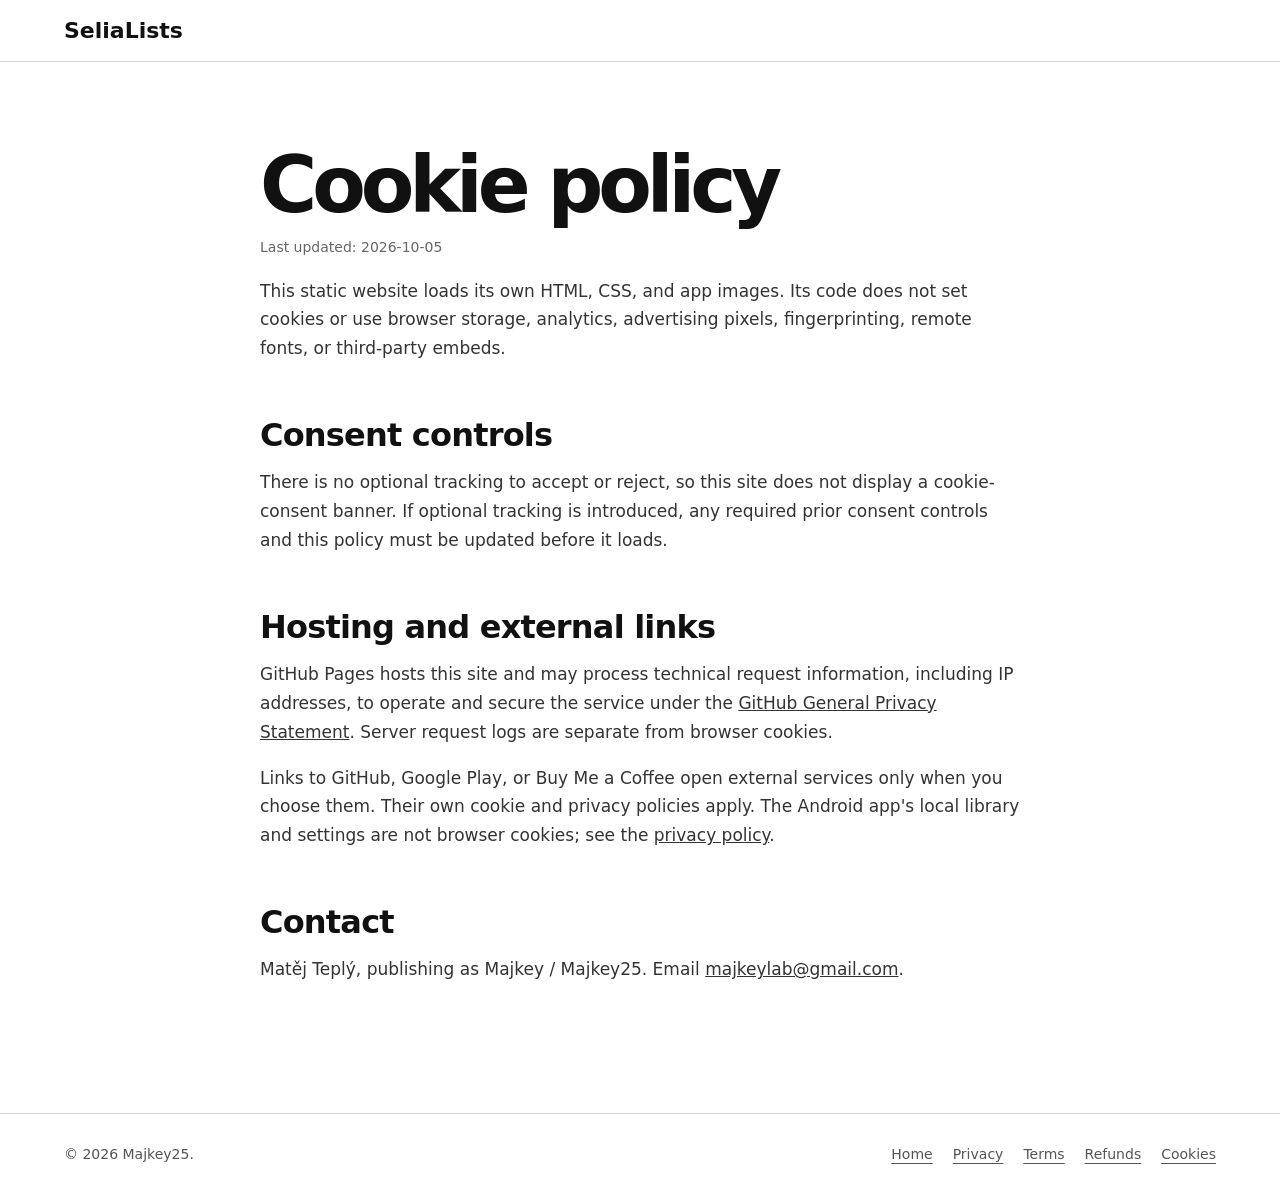
<file: site/cookies.html>
<!doctype html>
<html lang="en">
<head>
  <meta charset="utf-8">
  <meta name="viewport" content="width=device-width, initial-scale=1">
  <meta name="description" content="Cookie and browser-storage practices of the SeliaLists website.">
  <title>Cookie policy | SeliaLists</title>
  <link rel="stylesheet" href="styles.css">
</head>
<body>
  <a class="skip-link" href="#main">Skip to content</a>
  <header class="masthead"><a class="wordmark" href="index.html">SeliaLists</a></header>
  <main id="main" class="policy" tabindex="-1">
    <h1>Cookie policy</h1>
    <p class="updated">Last updated: 2026-10-05</p>
    <p>This static website loads its own HTML, CSS, and app images. Its code does not set cookies or use browser storage, analytics, advertising pixels, fingerprinting, remote fonts, or third-party embeds.</p>
    <h2>Consent controls</h2>
    <p>There is no optional tracking to accept or reject, so this site does not display a cookie-consent banner. If optional tracking is introduced, any required prior consent controls and this policy must be updated before it loads.</p>
    <h2>Hosting and external links</h2>
    <p>GitHub Pages hosts this site and may process technical request information, including IP addresses, to operate and secure the service under the <a href="https://docs.github.com/en/site-policy/privacy-policies/github-general-privacy-statement">GitHub General Privacy Statement</a>. Server request logs are separate from browser cookies.</p>
    <p>Links to GitHub, Google Play, or Buy Me a Coffee open external services only when you choose them. Their own cookie and privacy policies apply. The Android app's local library and settings are not browser cookies; see the <a href="privacy.html">privacy policy</a>.</p>
    <h2>Contact</h2>
    <p>Matěj Teplý, publishing as Majkey / Majkey25. Email <a href="mailto:majkeylab@gmail.com">majkeylab@gmail.com</a>.</p>
  </main>
  <footer><span>© 2026 Majkey25.</span><nav class="policy-links" aria-label="Policies"><a href="index.html">Home</a><a href="privacy.html">Privacy</a><a href="terms.html">Terms</a><a href="refunds.html">Refunds</a><a href="cookies.html">Cookies</a></nav></footer>
</body>
</html>
</file>
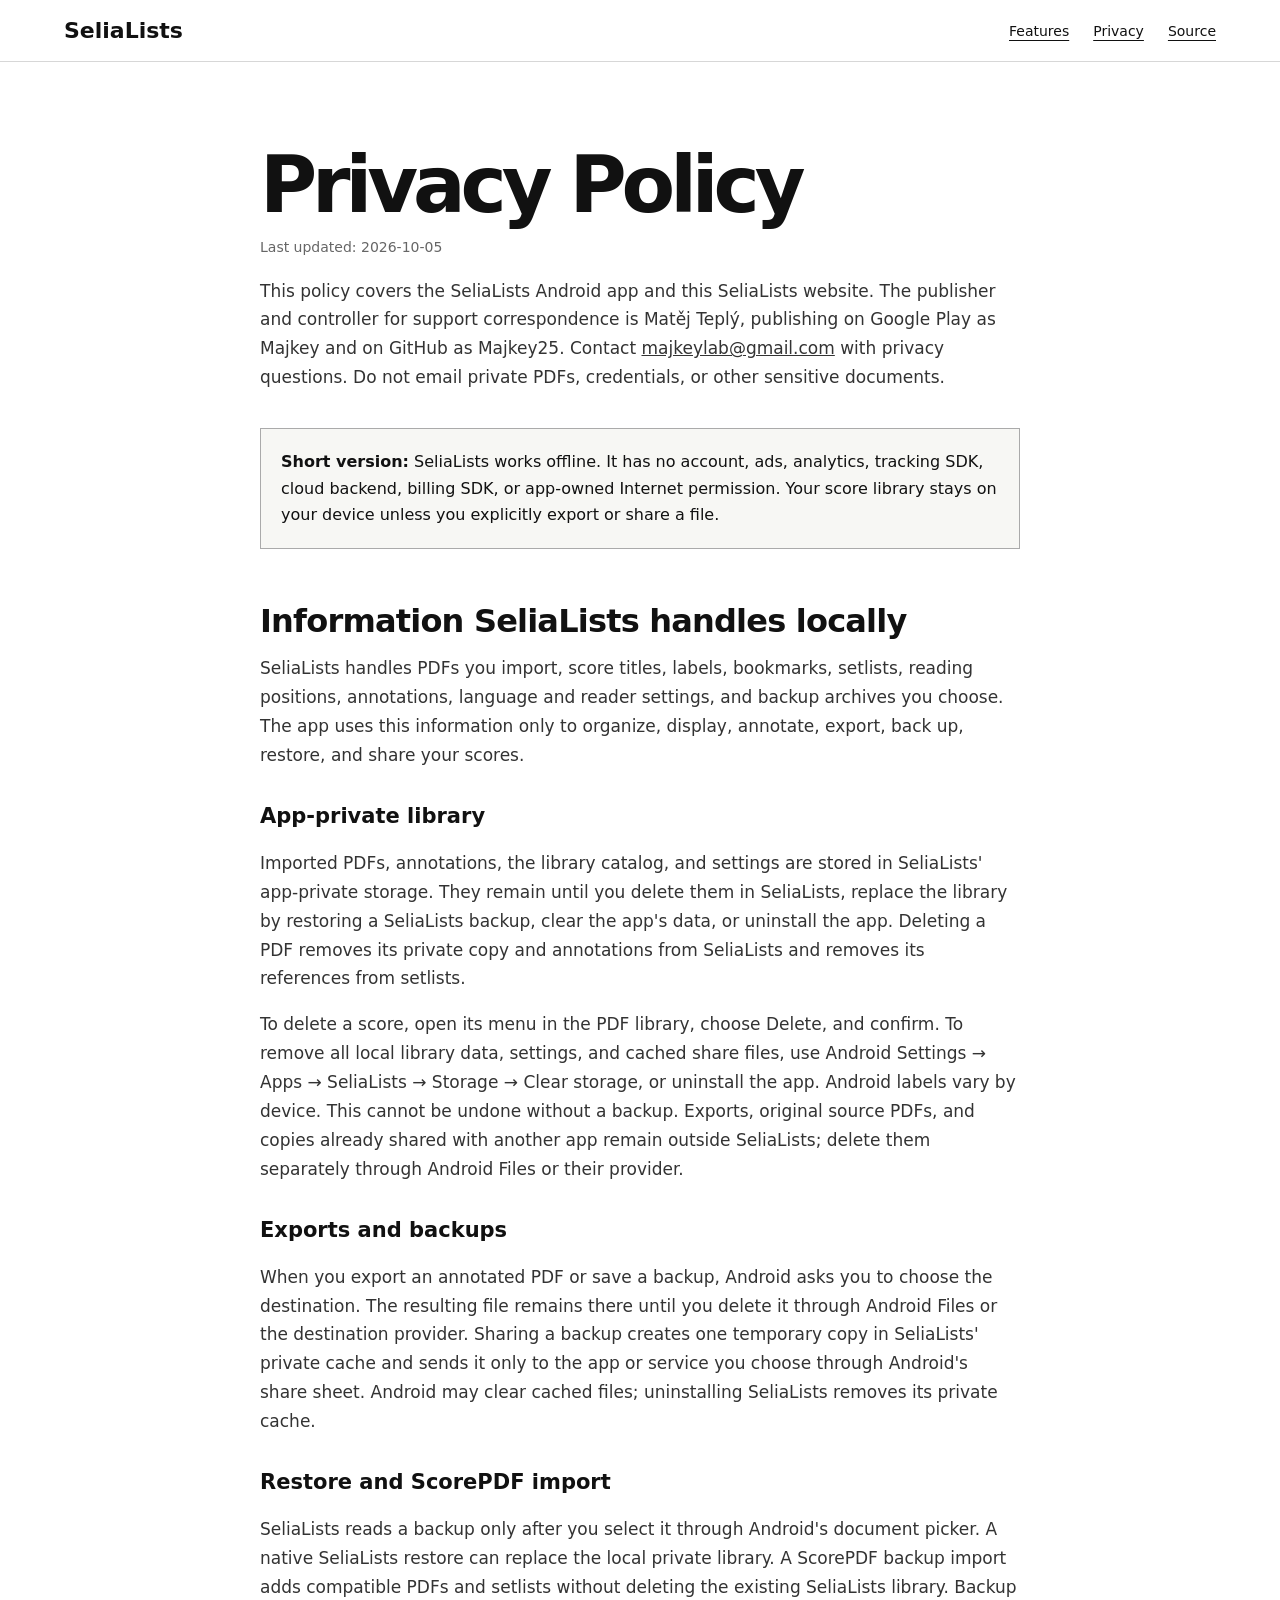
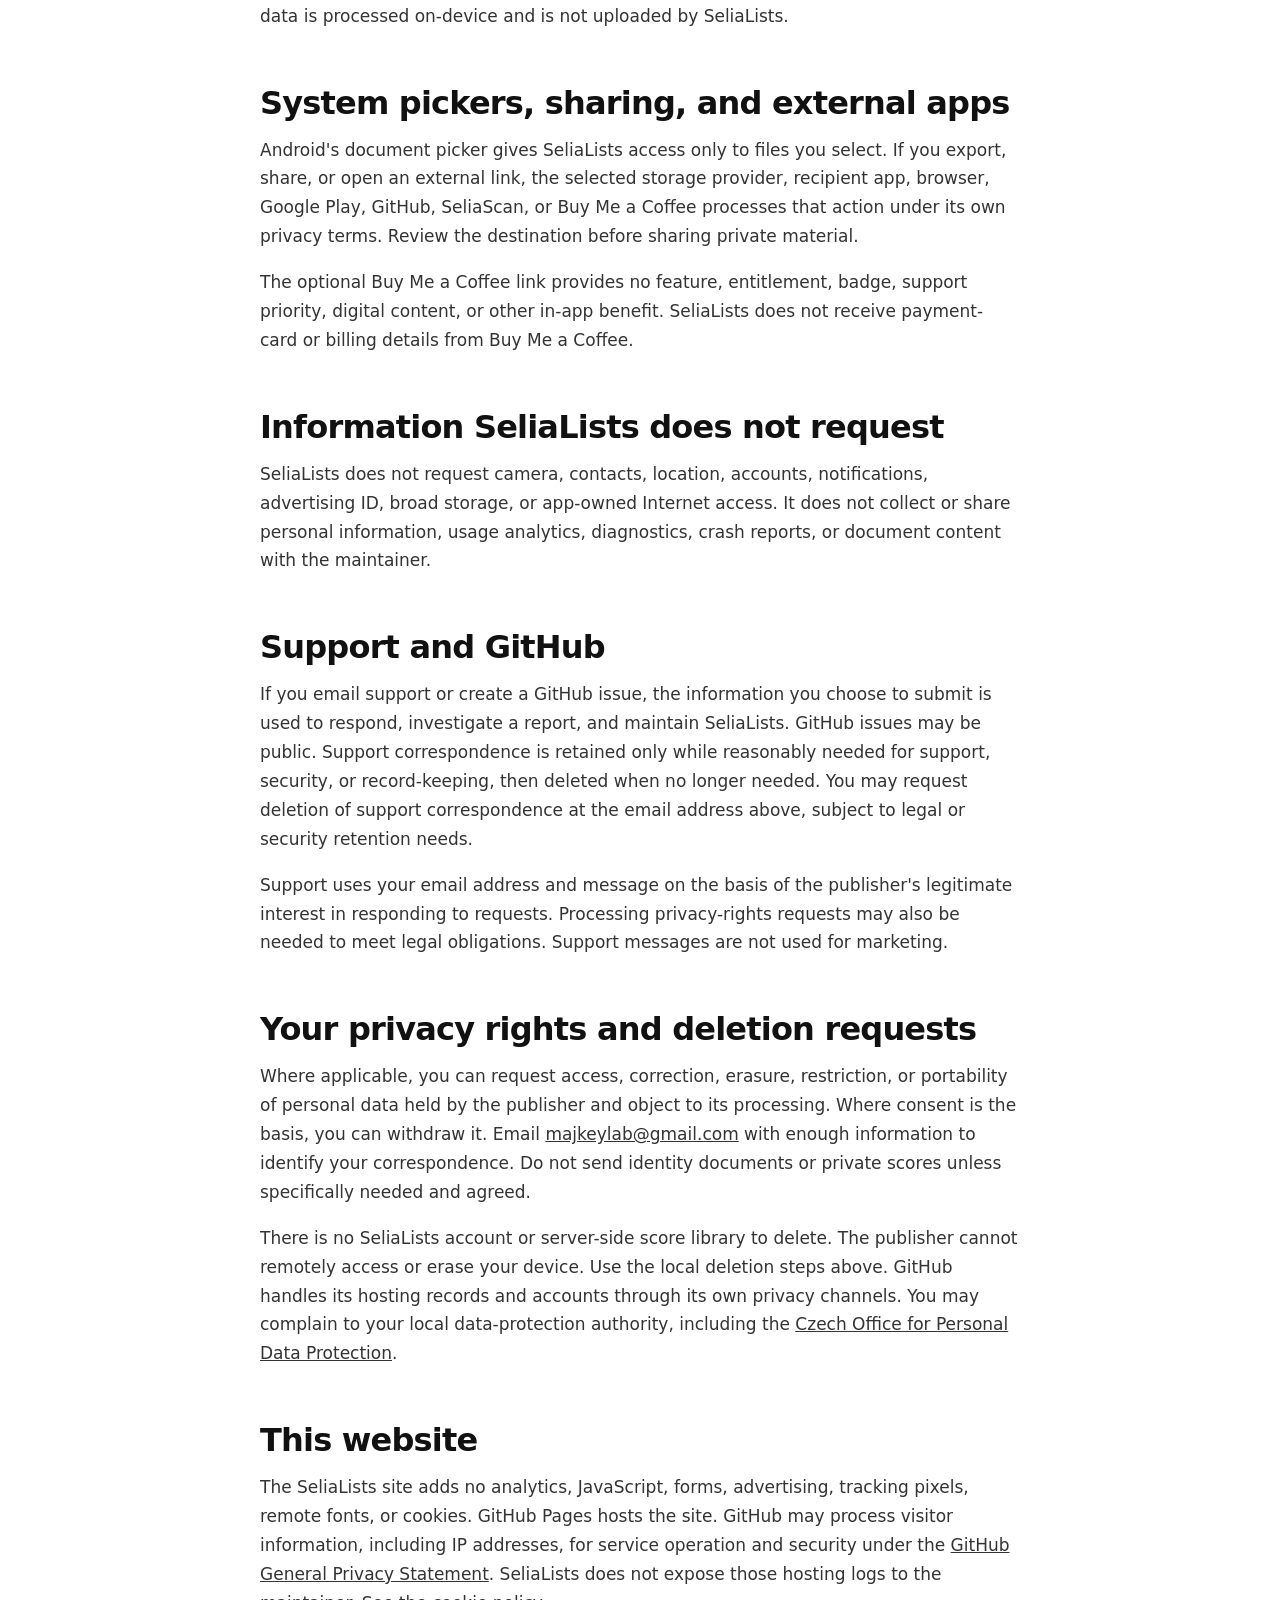
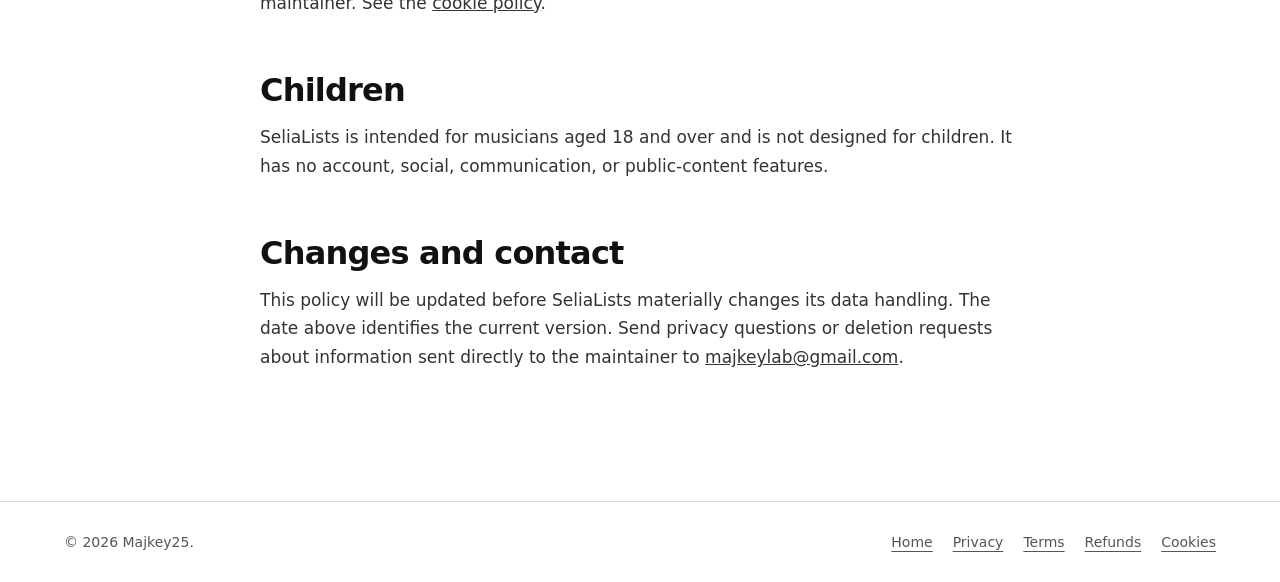
<file: site/privacy.html>
<!doctype html>
<html lang="en">
<head>
  <meta charset="utf-8">
  <meta name="viewport" content="width=device-width, initial-scale=1">
  <meta name="description" content="Privacy Policy for the SeliaLists Android app and website.">
  <title>Privacy Policy — SeliaLists</title>
  <link rel="stylesheet" href="styles.css">
</head>
<body>
  <a class="skip-link" href="#main">Skip to content</a>
  <header class="masthead">
    <a class="wordmark" href="index.html">SeliaLists</a>
    <nav aria-label="Primary navigation">
      <a href="index.html#features">Features</a>
      <a href="privacy.html" aria-current="page">Privacy</a>
      <a href="https://github.com/Majkey25/SheetSet">Source</a>
    </nav>
  </header>

  <main id="main" class="policy" tabindex="-1">
    <h1>Privacy Policy</h1>
    <p class="updated">Last updated: 2026-10-05</p>

    <p>This policy covers the SeliaLists Android app and this SeliaLists website. The publisher and controller for support correspondence is Matěj Teplý, publishing on Google Play as Majkey and on GitHub as Majkey25. Contact <a href="mailto:majkeylab@gmail.com">majkeylab@gmail.com</a> with privacy questions. Do not email private PDFs, credentials, or other sensitive documents.</p>

    <div class="notice"><strong>Short version:</strong> SeliaLists works offline. It has no account, ads, analytics, tracking SDK, cloud backend, billing SDK, or app-owned Internet permission. Your score library stays on your device unless you explicitly export or share a file.</div>

    <h2>Information SeliaLists handles locally</h2>
    <p>SeliaLists handles PDFs you import, score titles, labels, bookmarks, setlists, reading positions, annotations, language and reader settings, and backup archives you choose. The app uses this information only to organize, display, annotate, export, back up, restore, and share your scores.</p>

    <h3>App-private library</h3>
    <p>Imported PDFs, annotations, the library catalog, and settings are stored in SeliaLists' app-private storage. They remain until you delete them in SeliaLists, replace the library by restoring a SeliaLists backup, clear the app's data, or uninstall the app. Deleting a PDF removes its private copy and annotations from SeliaLists and removes its references from setlists.</p>
    <p>To delete a score, open its menu in the PDF library, choose Delete, and confirm. To remove all local library data, settings, and cached share files, use Android Settings → Apps → SeliaLists → Storage → Clear storage, or uninstall the app. Android labels vary by device. This cannot be undone without a backup. Exports, original source PDFs, and copies already shared with another app remain outside SeliaLists; delete them separately through Android Files or their provider.</p>

    <h3>Exports and backups</h3>
    <p>When you export an annotated PDF or save a backup, Android asks you to choose the destination. The resulting file remains there until you delete it through Android Files or the destination provider. Sharing a backup creates one temporary copy in SeliaLists' private cache and sends it only to the app or service you choose through Android's share sheet. Android may clear cached files; uninstalling SeliaLists removes its private cache.</p>

    <h3>Restore and ScorePDF import</h3>
    <p>SeliaLists reads a backup only after you select it through Android's document picker. A native SeliaLists restore can replace the local private library. A ScorePDF backup import adds compatible PDFs and setlists without deleting the existing SeliaLists library. Backup data is processed on-device and is not uploaded by SeliaLists.</p>

    <h2>System pickers, sharing, and external apps</h2>
    <p>Android's document picker gives SeliaLists access only to files you select. If you export, share, or open an external link, the selected storage provider, recipient app, browser, Google Play, GitHub, SeliaScan, or Buy Me a Coffee processes that action under its own privacy terms. Review the destination before sharing private material.</p>

    <p>The optional Buy Me a Coffee link provides no feature, entitlement, badge, support priority, digital content, or other in-app benefit. SeliaLists does not receive payment-card or billing details from Buy Me a Coffee.</p>

    <h2>Information SeliaLists does not request</h2>
    <p>SeliaLists does not request camera, contacts, location, accounts, notifications, advertising ID, broad storage, or app-owned Internet access. It does not collect or share personal information, usage analytics, diagnostics, crash reports, or document content with the maintainer.</p>

    <h2>Support and GitHub</h2>
    <p>If you email support or create a GitHub issue, the information you choose to submit is used to respond, investigate a report, and maintain SeliaLists. GitHub issues may be public. Support correspondence is retained only while reasonably needed for support, security, or record-keeping, then deleted when no longer needed. You may request deletion of support correspondence at the email address above, subject to legal or security retention needs.</p>
    <p>Support uses your email address and message on the basis of the publisher's legitimate interest in responding to requests. Processing privacy-rights requests may also be needed to meet legal obligations. Support messages are not used for marketing.</p>

    <h2>Your privacy rights and deletion requests</h2>
    <p>Where applicable, you can request access, correction, erasure, restriction, or portability of personal data held by the publisher and object to its processing. Where consent is the basis, you can withdraw it. Email <a href="mailto:majkeylab@gmail.com?subject=SeliaLists%20privacy%20request">majkeylab@gmail.com</a> with enough information to identify your correspondence. Do not send identity documents or private scores unless specifically needed and agreed.</p>
    <p>There is no SeliaLists account or server-side score library to delete. The publisher cannot remotely access or erase your device. Use the local deletion steps above. GitHub handles its hosting records and accounts through its own privacy channels. You may complain to your local data-protection authority, including the <a href="https://uoou.gov.cz/">Czech Office for Personal Data Protection</a>.</p>

    <h2>This website</h2>
    <p>The SeliaLists site adds no analytics, JavaScript, forms, advertising, tracking pixels, remote fonts, or cookies. GitHub Pages hosts the site. GitHub may process visitor information, including IP addresses, for service operation and security under the <a href="https://docs.github.com/en/site-policy/privacy-policies/github-general-privacy-statement">GitHub General Privacy Statement</a>. SeliaLists does not expose those hosting logs to the maintainer. See the <a href="cookies.html">cookie policy</a>.</p>

    <h2>Children</h2>
    <p>SeliaLists is intended for musicians aged 18 and over and is not designed for children. It has no account, social, communication, or public-content features.</p>

    <h2>Changes and contact</h2>
    <p>This policy will be updated before SeliaLists materially changes its data handling. The date above identifies the current version. Send privacy questions or deletion requests about information sent directly to the maintainer to <a href="mailto:majkeylab@gmail.com">majkeylab@gmail.com</a>.</p>
  </main>

  <footer>
    <span>© 2026 Majkey25.</span>
    <nav class="policy-links" aria-label="Policies"><a href="index.html">Home</a><a href="privacy.html">Privacy</a><a href="terms.html">Terms</a><a href="refunds.html">Refunds</a><a href="cookies.html">Cookies</a></nav>
  </footer>
</body>
</html>
</file>
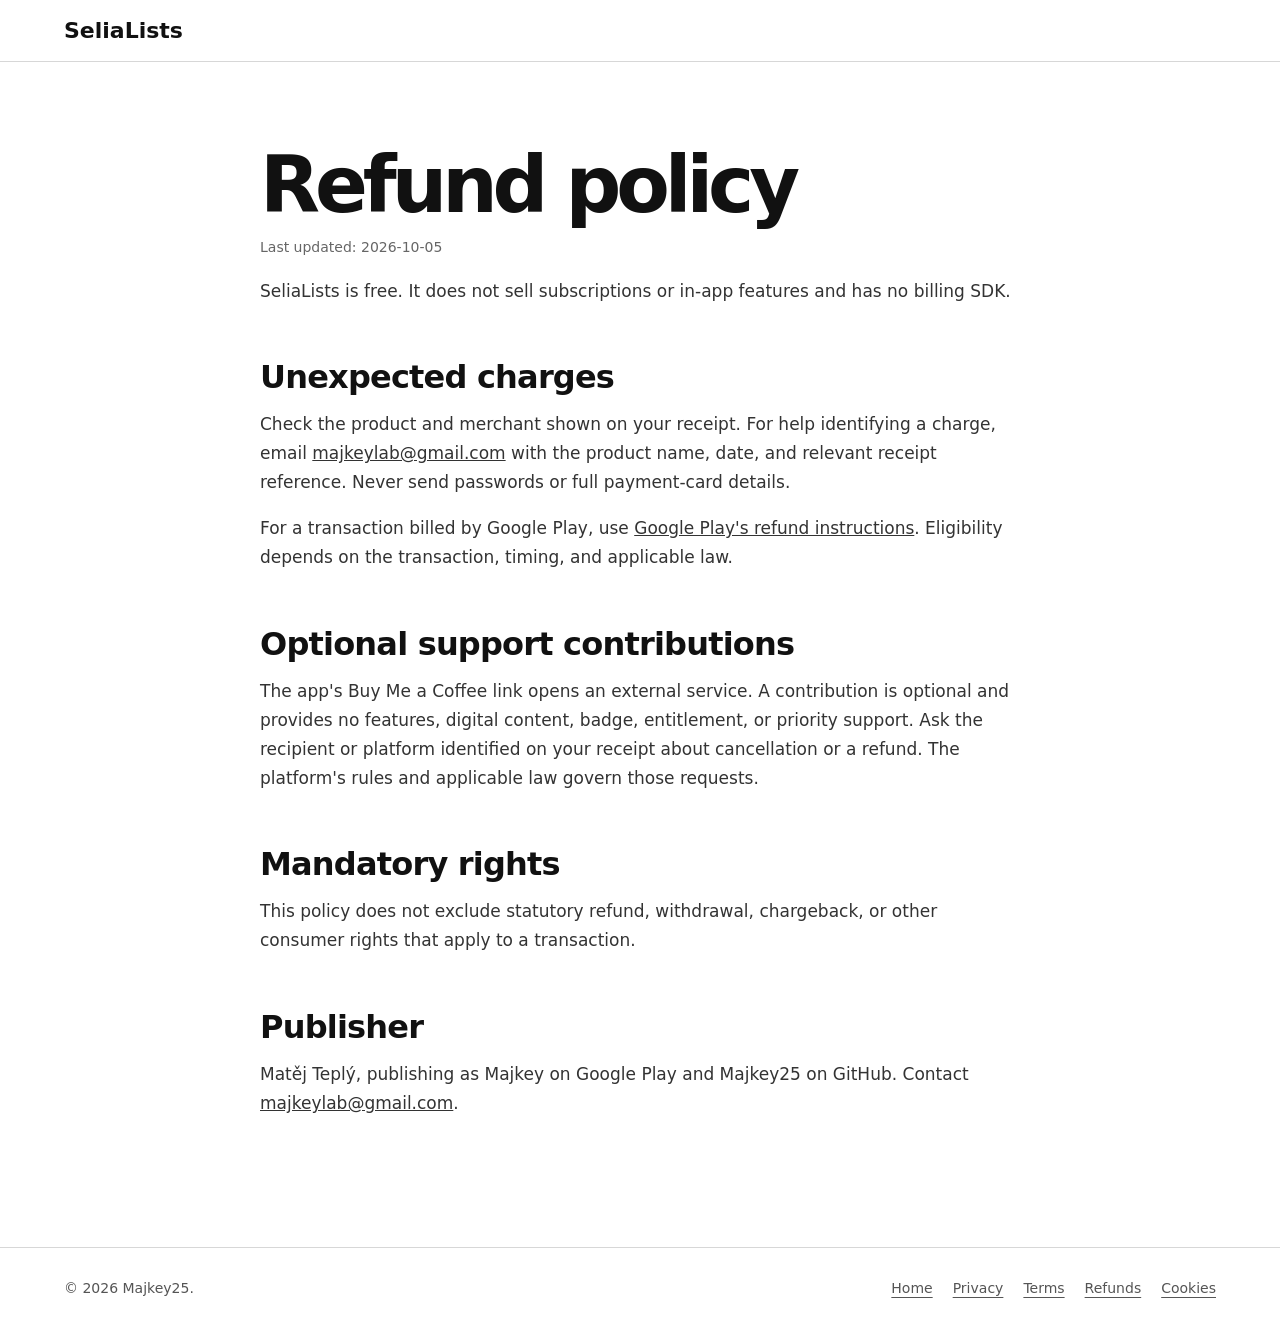
<file: site/refunds.html>
<!doctype html>
<html lang="en">
<head>
  <meta charset="utf-8">
  <meta name="viewport" content="width=device-width, initial-scale=1">
  <meta name="description" content="SeliaLists pricing, optional contributions, and refund requests.">
  <title>Refund policy | SeliaLists</title>
  <link rel="stylesheet" href="styles.css">
</head>
<body>
  <a class="skip-link" href="#main">Skip to content</a>
  <header class="masthead"><a class="wordmark" href="index.html">SeliaLists</a></header>
  <main id="main" class="policy" tabindex="-1">
    <h1>Refund policy</h1>
    <p class="updated">Last updated: 2026-10-05</p>
    <p>SeliaLists is free. It does not sell subscriptions or in-app features and has no billing SDK.</p>
    <h2>Unexpected charges</h2>
    <p>Check the product and merchant shown on your receipt. For help identifying a charge, email <a href="mailto:majkeylab@gmail.com">majkeylab@gmail.com</a> with the product name, date, and relevant receipt reference. Never send passwords or full payment-card details.</p>
    <p>For a transaction billed by Google Play, use <a href="https://support.google.com/googleplay/answer/2479637">Google Play's refund instructions</a>. Eligibility depends on the transaction, timing, and applicable law.</p>
    <h2>Optional support contributions</h2>
    <p>The app's Buy Me a Coffee link opens an external service. A contribution is optional and provides no features, digital content, badge, entitlement, or priority support. Ask the recipient or platform identified on your receipt about cancellation or a refund. The platform's rules and applicable law govern those requests.</p>
    <h2>Mandatory rights</h2>
    <p>This policy does not exclude statutory refund, withdrawal, chargeback, or other consumer rights that apply to a transaction.</p>
    <h2>Publisher</h2>
    <p>Matěj Teplý, publishing as Majkey on Google Play and Majkey25 on GitHub. Contact <a href="mailto:majkeylab@gmail.com">majkeylab@gmail.com</a>.</p>
  </main>
  <footer><span>© 2026 Majkey25.</span><nav class="policy-links" aria-label="Policies"><a href="index.html">Home</a><a href="privacy.html">Privacy</a><a href="terms.html">Terms</a><a href="refunds.html">Refunds</a><a href="cookies.html">Cookies</a></nav></footer>
</body>
</html>
</file>
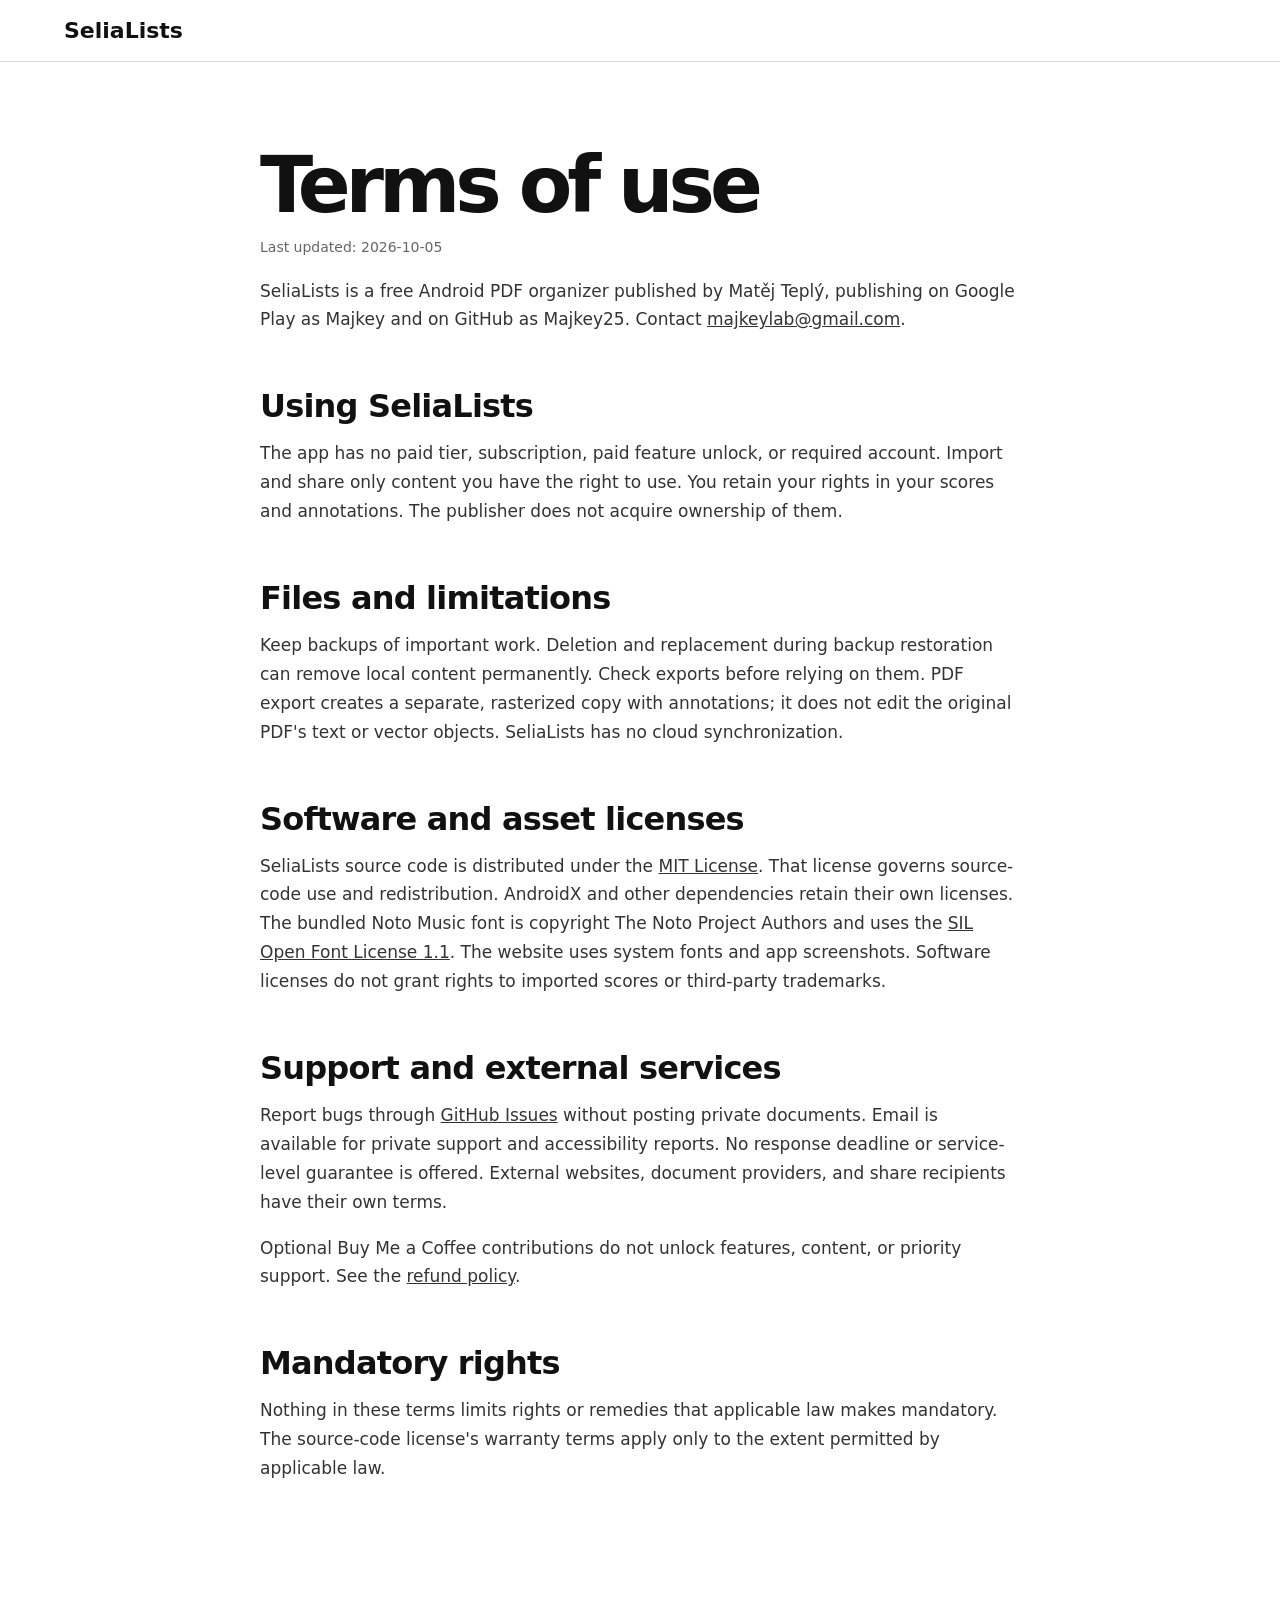
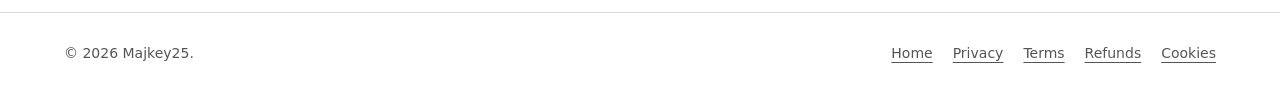
<file: site/terms.html>
<!doctype html>
<html lang="en">
<head>
  <meta charset="utf-8">
  <meta name="viewport" content="width=device-width, initial-scale=1">
  <meta name="description" content="Terms of use for SeliaLists.">
  <title>Terms of use | SeliaLists</title>
  <link rel="stylesheet" href="styles.css">
</head>
<body>
  <a class="skip-link" href="#main">Skip to content</a>
  <header class="masthead"><a class="wordmark" href="index.html">SeliaLists</a></header>
  <main id="main" class="policy" tabindex="-1">
    <h1>Terms of use</h1>
    <p class="updated">Last updated: 2026-10-05</p>
    <p>SeliaLists is a free Android PDF organizer published by Matěj Teplý, publishing on Google Play as Majkey and on GitHub as Majkey25. Contact <a href="mailto:majkeylab@gmail.com">majkeylab@gmail.com</a>.</p>
    <h2>Using SeliaLists</h2>
    <p>The app has no paid tier, subscription, paid feature unlock, or required account. Import and share only content you have the right to use. You retain your rights in your scores and annotations. The publisher does not acquire ownership of them.</p>
    <h2>Files and limitations</h2>
    <p>Keep backups of important work. Deletion and replacement during backup restoration can remove local content permanently. Check exports before relying on them. PDF export creates a separate, rasterized copy with annotations; it does not edit the original PDF's text or vector objects. SeliaLists has no cloud synchronization.</p>
    <h2>Software and asset licenses</h2>
    <p>SeliaLists source code is distributed under the <a href="https://github.com/Majkey25/SheetSet/blob/main/LICENSE">MIT License</a>. That license governs source-code use and redistribution. AndroidX and other dependencies retain their own licenses. The bundled Noto Music font is copyright The Noto Project Authors and uses the <a href="https://github.com/Majkey25/SheetSet/blob/main/third_party/NotoMusic-OFL.txt">SIL Open Font License 1.1</a>. The website uses system fonts and app screenshots. Software licenses do not grant rights to imported scores or third-party trademarks.</p>
    <h2>Support and external services</h2>
    <p>Report bugs through <a href="https://github.com/Majkey25/SheetSet/issues">GitHub Issues</a> without posting private documents. Email is available for private support and accessibility reports. No response deadline or service-level guarantee is offered. External websites, document providers, and share recipients have their own terms.</p>
    <p>Optional Buy Me a Coffee contributions do not unlock features, content, or priority support. See the <a href="refunds.html">refund policy</a>.</p>
    <h2>Mandatory rights</h2>
    <p>Nothing in these terms limits rights or remedies that applicable law makes mandatory. The source-code license's warranty terms apply only to the extent permitted by applicable law.</p>
  </main>
  <footer><span>© 2026 Majkey25.</span><nav class="policy-links" aria-label="Policies"><a href="index.html">Home</a><a href="privacy.html">Privacy</a><a href="terms.html">Terms</a><a href="refunds.html">Refunds</a><a href="cookies.html">Cookies</a></nav></footer>
</body>
</html>
</file>
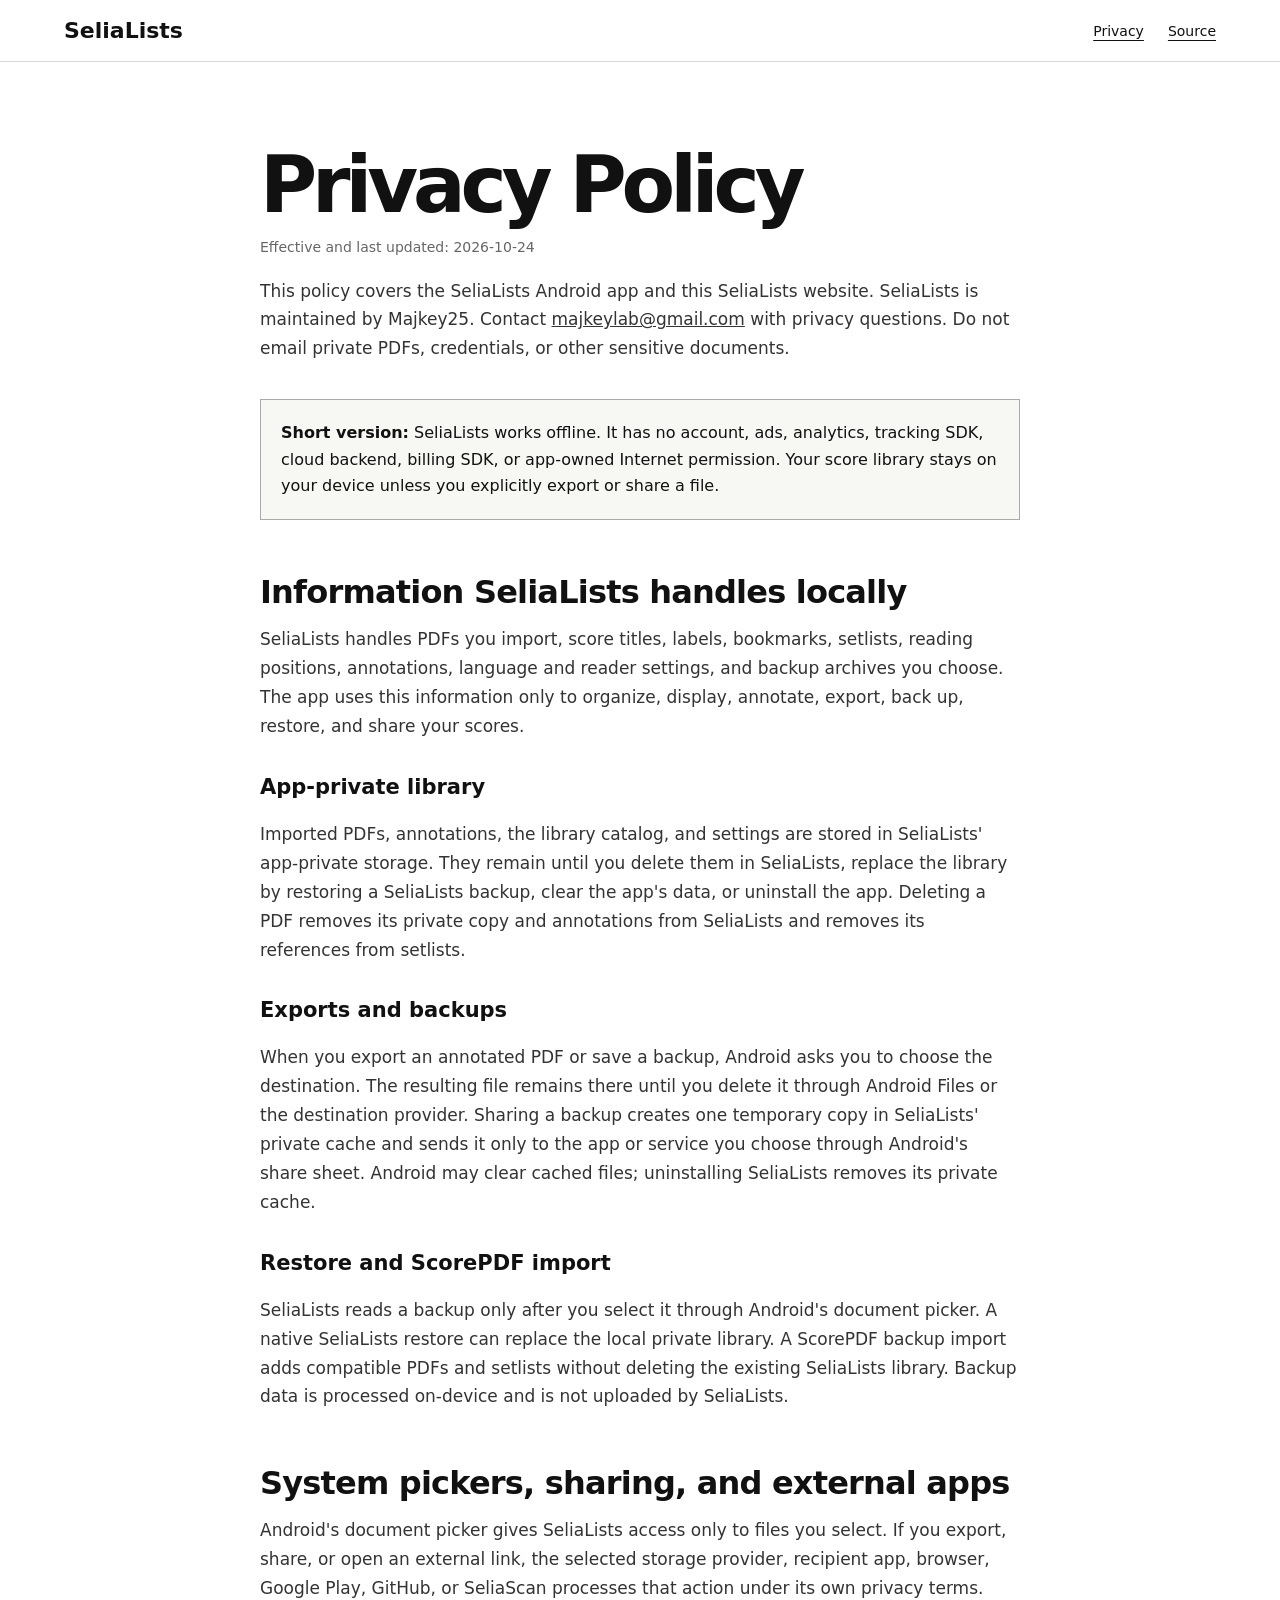
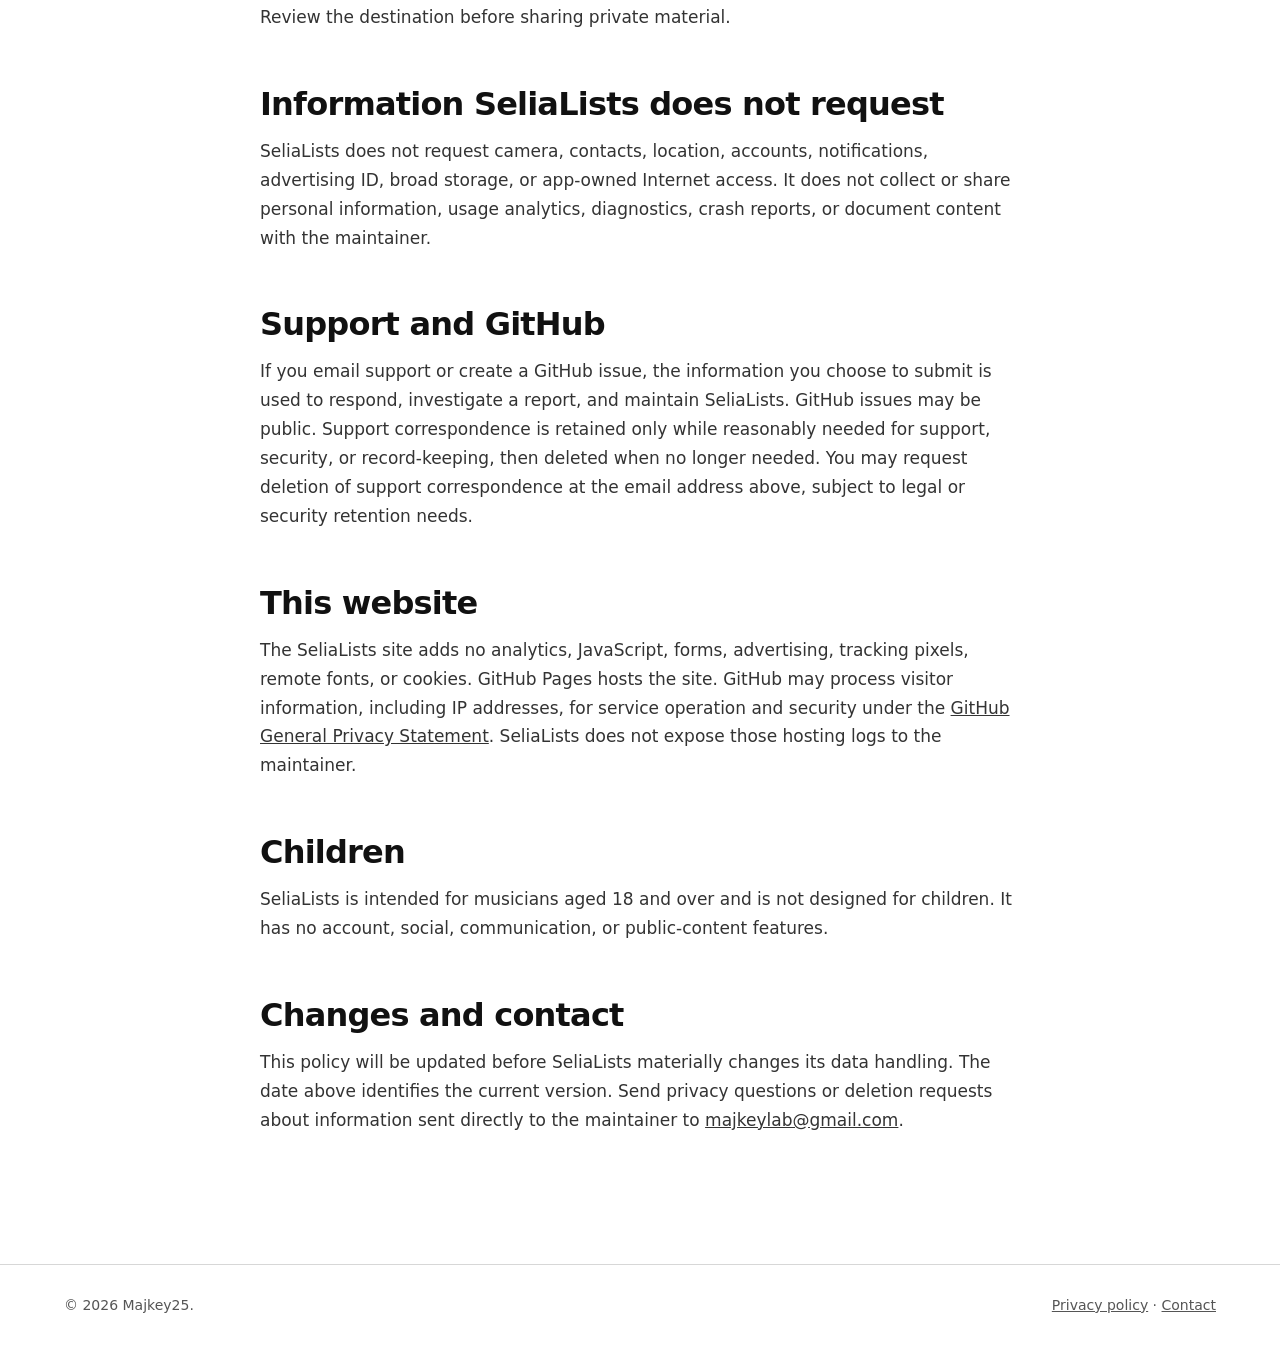
<file: site/play/privacy.html>
<!doctype html>
<html lang="en">
<head>
  <meta charset="utf-8">
  <meta name="viewport" content="width=device-width, initial-scale=1">
  <meta name="description" content="Privacy Policy for the SeliaLists Android app and website.">
  <title>Privacy Policy — SeliaLists</title>
  <link rel="stylesheet" href="../styles.css">
  <link rel="icon" type="image/png" href="../assets/icon.png">
</head>
<body>
  <a class="skip-link" href="#main">Skip to content</a>
  <header class="masthead">
    <a class="wordmark" href="privacy.html">SeliaLists</a>
    <nav aria-label="Primary navigation">
      <a href="privacy.html" aria-current="page">Privacy</a>
      <a href="https://github.com/Majkey25/selia-lists/tree/main/app/src">Source</a>
    </nav>
  </header>

  <main id="main" class="policy">
    <h1>Privacy Policy</h1>
    <p class="updated">Effective and last updated: 2026-10-24</p>

    <p>This policy covers the SeliaLists Android app and this SeliaLists website. SeliaLists is maintained by Majkey25. Contact <a href="mailto:majkeylab@gmail.com">majkeylab@gmail.com</a> with privacy questions. Do not email private PDFs, credentials, or other sensitive documents.</p>

    <div class="notice"><strong>Short version:</strong> SeliaLists works offline. It has no account, ads, analytics, tracking SDK, cloud backend, billing SDK, or app-owned Internet permission. Your score library stays on your device unless you explicitly export or share a file.</div>

    <h2>Information SeliaLists handles locally</h2>
    <p>SeliaLists handles PDFs you import, score titles, labels, bookmarks, setlists, reading positions, annotations, language and reader settings, and backup archives you choose. The app uses this information only to organize, display, annotate, export, back up, restore, and share your scores.</p>

    <h3>App-private library</h3>
    <p>Imported PDFs, annotations, the library catalog, and settings are stored in SeliaLists' app-private storage. They remain until you delete them in SeliaLists, replace the library by restoring a SeliaLists backup, clear the app's data, or uninstall the app. Deleting a PDF removes its private copy and annotations from SeliaLists and removes its references from setlists.</p>

    <h3>Exports and backups</h3>
    <p>When you export an annotated PDF or save a backup, Android asks you to choose the destination. The resulting file remains there until you delete it through Android Files or the destination provider. Sharing a backup creates one temporary copy in SeliaLists' private cache and sends it only to the app or service you choose through Android's share sheet. Android may clear cached files; uninstalling SeliaLists removes its private cache.</p>

    <h3>Restore and ScorePDF import</h3>
    <p>SeliaLists reads a backup only after you select it through Android's document picker. A native SeliaLists restore can replace the local private library. A ScorePDF backup import adds compatible PDFs and setlists without deleting the existing SeliaLists library. Backup data is processed on-device and is not uploaded by SeliaLists.</p>

    <h2>System pickers, sharing, and external apps</h2>
    <p>Android's document picker gives SeliaLists access only to files you select. If you export, share, or open an external link, the selected storage provider, recipient app, browser, Google Play, GitHub, or SeliaScan processes that action under its own privacy terms. Review the destination before sharing private material.</p>

    <h2>Information SeliaLists does not request</h2>
    <p>SeliaLists does not request camera, contacts, location, accounts, notifications, advertising ID, broad storage, or app-owned Internet access. It does not collect or share personal information, usage analytics, diagnostics, crash reports, or document content with the maintainer.</p>

    <h2>Support and GitHub</h2>
    <p>If you email support or create a GitHub issue, the information you choose to submit is used to respond, investigate a report, and maintain SeliaLists. GitHub issues may be public. Support correspondence is retained only while reasonably needed for support, security, or record-keeping, then deleted when no longer needed. You may request deletion of support correspondence at the email address above, subject to legal or security retention needs.</p>

    <h2>This website</h2>
    <p>The SeliaLists site adds no analytics, JavaScript, forms, advertising, tracking pixels, remote fonts, or cookies. GitHub Pages hosts the site. GitHub may process visitor information, including IP addresses, for service operation and security under the <a href="https://docs.github.com/en/site-policy/privacy-policies/github-general-privacy-statement">GitHub General Privacy Statement</a>. SeliaLists does not expose those hosting logs to the maintainer.</p>

    <h2>Children</h2>
    <p>SeliaLists is intended for musicians aged 18 and over and is not designed for children. It has no account, social, communication, or public-content features.</p>

    <h2>Changes and contact</h2>
    <p>This policy will be updated before SeliaLists materially changes its data handling. The date above identifies the current version. Send privacy questions or deletion requests about information sent directly to the maintainer to <a href="mailto:majkeylab@gmail.com">majkeylab@gmail.com</a>.</p>
  </main>

  <footer>
    <span>© 2026 Majkey25.</span>
    <span><a href="privacy.html">Privacy policy</a> · <a href="mailto:majkeylab@gmail.com">Contact</a></span>
  </footer>
</body>
</html>
</file>
<file: site/styles.css>
:root {
  color-scheme: light;
  font-family: Inter, ui-sans-serif, system-ui, -apple-system, BlinkMacSystemFont, "Segoe UI", sans-serif;
  color: #111;
  background: #fff;
  font-synthesis: none;
}

* { box-sizing: border-box; }
html { scroll-behavior: smooth; }
body { margin: 0; }
a { color: inherit; }
a:focus-visible { outline: 3px solid currentColor; outline-offset: 4px; }
.skip-link { position: fixed; left: 16px; top: -80px; z-index: 4; padding: 10px 14px; color: #fff; background: #111; }
.skip-link:focus { top: 16px; }

.masthead {
  position: sticky;
  top: 0;
  z-index: 2;
  display: flex;
  align-items: center;
  justify-content: space-between;
  padding: 18px clamp(20px, 5vw, 72px);
  background: rgba(255, 255, 255, 0.96);
  border-bottom: 1px solid #d7d7d7;
}

.wordmark { font-size: 22px; font-weight: 750; text-decoration: none; }
nav { display: flex; gap: 24px; }
nav a { font-size: 14px; text-underline-offset: 4px; }
.policy-links { flex-wrap: wrap; gap: 12px 20px; }

main { overflow: hidden; }
.hero, .proof, .tablet-proof {
  width: min(1180px, calc(100% - 40px));
  margin: 0 auto;
  display: grid;
  grid-template-columns: minmax(0, 1.2fr) minmax(260px, 0.8fr);
  align-items: center;
  gap: clamp(48px, 8vw, 120px);
}

.hero { min-height: 760px; padding: 72px 0; }
.hero-copy { max-width: 720px; }
.eyebrow { margin: 0 0 22px; color: #555; font-size: 13px; font-weight: 700; letter-spacing: 0.1em; text-transform: uppercase; }
h1 { margin: 0; font-size: clamp(54px, 8vw, 104px); line-height: 0.92; letter-spacing: -0.065em; }
.lede { max-width: 650px; margin: 34px 0 0; color: #444; font-size: clamp(18px, 2vw, 23px); line-height: 1.55; }
.actions { display: flex; flex-wrap: wrap; gap: 12px; margin-top: 36px; }
.actions a { padding: 13px 18px; border: 1px solid #111; border-radius: 6px; font-weight: 650; text-decoration: none; }
.actions .primary { color: #fff; background: #111; }
.actions a:hover, .actions a:focus-visible { outline: 3px solid #aaa; outline-offset: 3px; }

.phone { display: block; width: min(100%, 360px); margin: 0 auto; border: 1px solid #aaa; border-radius: 8px; box-shadow: 16px 18px 0 #e7e7e7; }

.features { padding: 100px max(20px, calc((100vw - 1140px) / 2)); color: #fff; background: #111; }
h2 { margin: 0; font-size: clamp(38px, 5vw, 68px); letter-spacing: -0.045em; line-height: 1; }
dl { margin: 64px 0 0; border-top: 1px solid #555; }
dl div { display: grid; grid-template-columns: 0.7fr 1.3fr; gap: 32px; padding: 26px 0; border-bottom: 1px solid #555; }
dt { font-weight: 750; }
dd { margin: 0; color: #bbb; line-height: 1.6; }

.proof { min-height: 700px; padding: 90px 0; }
.proof p:not(.eyebrow), .tablet-proof p:not(.eyebrow) { max-width: 600px; color: #444; font-size: 20px; line-height: 1.65; }

.tablet-proof { min-height: 620px; padding: 90px 0; grid-template-columns: minmax(260px, 0.65fr) minmax(0, 1.35fr); }
.tablet { display: block; width: 100%; border: 1px solid #aaa; border-radius: 8px; box-shadow: 16px 18px 0 #e7e7e7; }

footer { display: flex; justify-content: space-between; gap: 24px; padding: 32px clamp(20px, 5vw, 72px); border-top: 1px solid #d7d7d7; color: #555; font-size: 14px; }

.policy { width: min(760px, calc(100% - 40px)); margin: 0 auto; padding: 88px 0 112px; overflow: visible; }
.policy h1 { font-size: clamp(48px, 8vw, 78px); }
.policy h2 { margin-top: 56px; font-size: 32px; letter-spacing: -0.025em; }
.policy h3 { margin-top: 34px; font-size: 21px; }
.policy p { color: #333; font-size: 17px; line-height: 1.7; }
.policy a { overflow-wrap: anywhere; }
.policy .updated { color: #666; font-size: 14px; }
.notice { margin: 36px 0; padding: 20px; border: 1px solid #aaa; background: #f7f7f4; line-height: 1.65; }

@media (max-width: 760px) {
  .masthead nav a:first-child { display: none; }
  .hero, .proof, .tablet-proof { grid-template-columns: 1fr; }
  .hero { padding-top: 52px; }
  .phone { width: min(76vw, 320px); }
  dl div { grid-template-columns: 1fr; gap: 10px; }
  .proof { padding: 72px 0; }
  .proof .phone { order: 2; }
  .tablet-proof { padding: 72px 0; }
  footer { flex-direction: column; }
}

@media (prefers-reduced-motion: reduce) {
  html { scroll-behavior: auto; }
}
</file>
